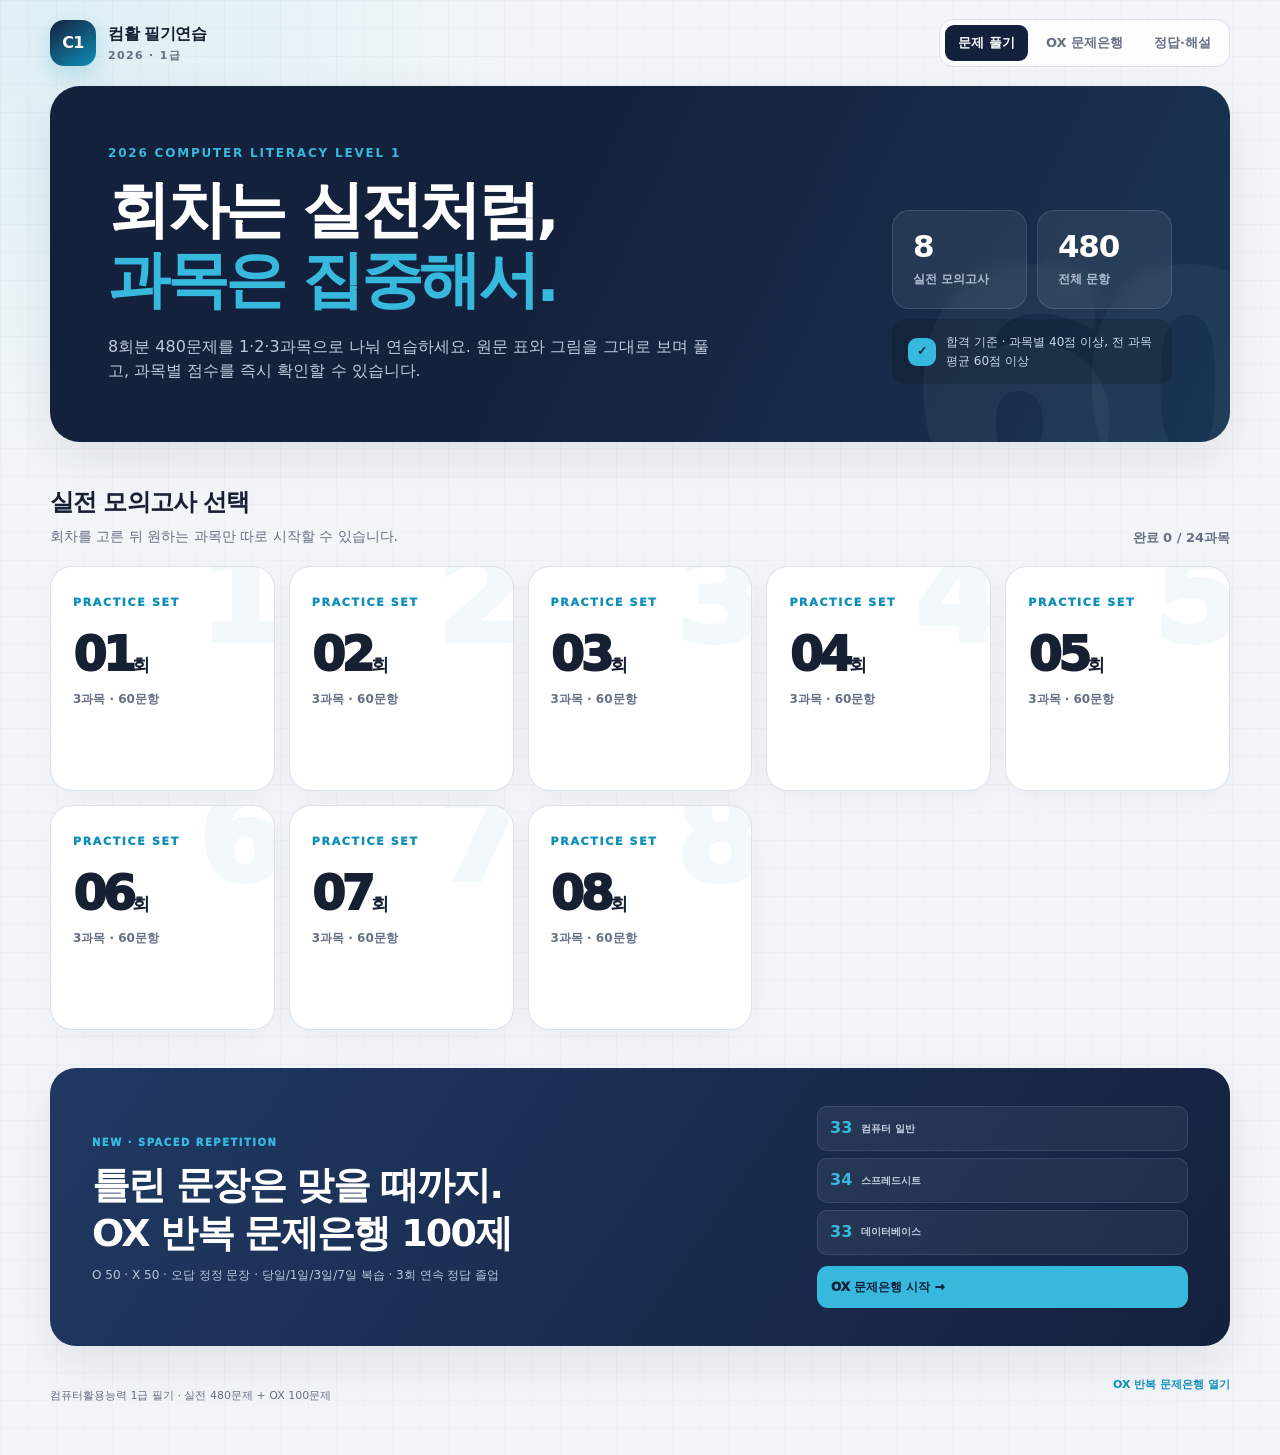
<file: index.html>
<!doctype html>
<html lang="ko">
<head>
  <meta charset="utf-8">
  <meta name="viewport" content="width=device-width, initial-scale=1">
  <meta name="theme-color" content="#14213d">
  <meta name="description" content="2026 컴퓨터활용능력 1급 필기 실전 모의고사 8회분과 OX 반복 문제은행">
  <meta property="og:type" content="website">
  <meta property="og:title" content="컴활 1급 필기 실전연습">
  <meta property="og:description" content="회차는 실전처럼, 과목은 집중해서. 2026 실전 모의고사 8회분">
  <meta property="og:image" content="assets/og.png">
  <meta name="twitter:card" content="summary_large_image">
  <title>컴활 1급 필기 실전연습</title>
  <link rel="stylesheet" href="styles.css">
  <script src="exam-data.js" defer></script>
  <script src="exam-data-2026-rounds.js" defer></script>
  <script src="app.js" defer></script>
</head>
<body>
  <a class="skip-link" href="#main">본문으로 바로가기</a>
  <div class="site-shell">
    <header class="site-header">
      <a class="brand" href="#" aria-label="컴활 1급 필기 실전연습 홈">
        <span class="brand-mark">C1</span>
        <span class="brand-copy">
          <strong>컴활 필기연습</strong>
          <small>2026 · 1급</small>
        </span>
      </a>
      <nav class="header-nav" aria-label="주요 메뉴">
        <a class="nav-link active" href="#">문제 풀기</a>
        <a class="nav-link" href="ox/">OX 문제은행</a>
        <a class="nav-link" href="seojang/">정답·해설</a>
      </nav>
    </header>

    <main id="main" tabindex="-1">
      <div id="app" aria-live="polite">
        <section class="loading-state" aria-label="문제 데이터 불러오는 중">
          <span class="loading-dot"></span>
          <p>실전 모의고사를 준비하고 있습니다.</p>
        </section>
      </div>
    </main>

    <footer class="site-footer">
      <p>컴퓨터활용능력 1급 필기 · 실전 480문제 + OX 100문제</p>
      <a href="ox/">OX 반복 문제은행 열기</a>
    </footer>
  </div>
  <noscript>이 사이트는 문제 풀이와 자동 채점을 위해 JavaScript가 필요합니다.</noscript>
</body>
</html>
</file>
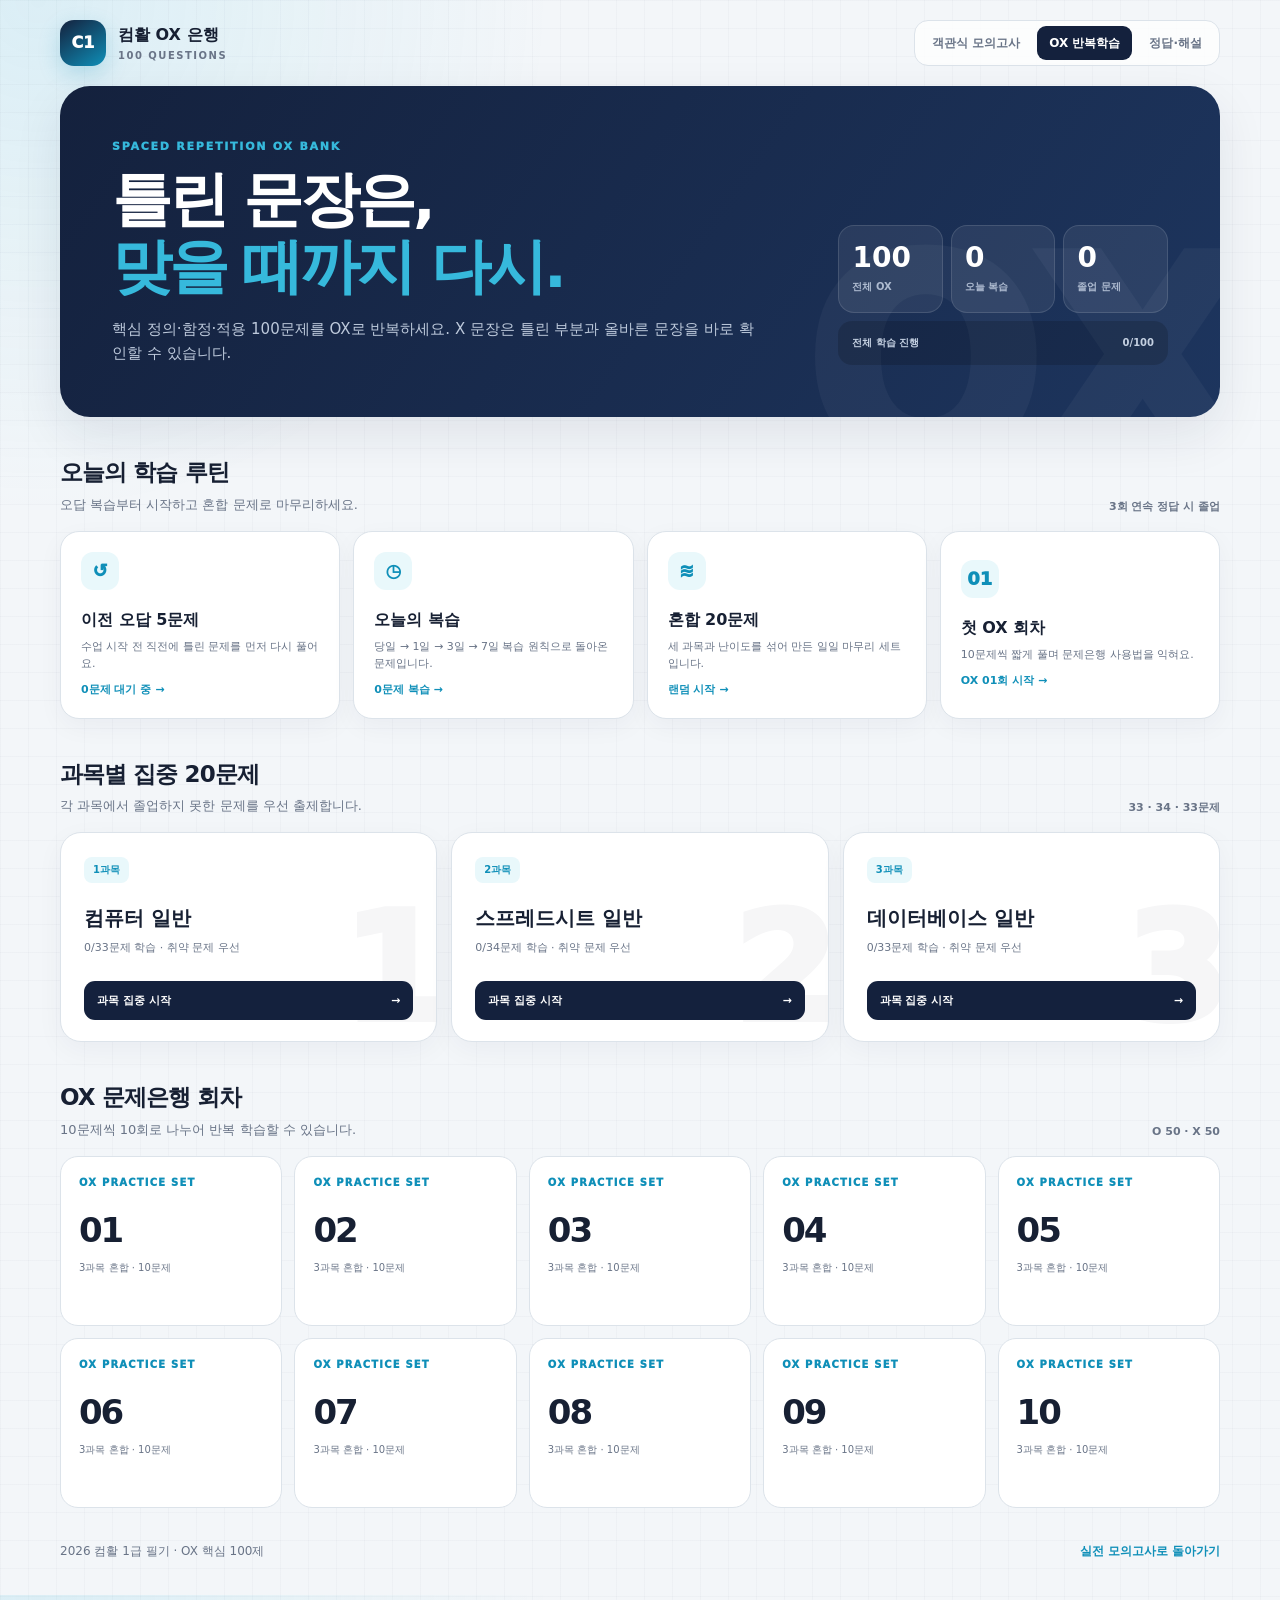
<file: ox/index.html>
<!doctype html>
<html lang="ko">
<head>
  <meta charset="utf-8">
  <meta name="viewport" content="width=device-width, initial-scale=1">
  <meta name="theme-color" content="#14213d">
  <meta name="description" content="2026 컴활 1급 필기 핵심을 OX로 반복하는 100문항 문제은행">
  <title>컴활 1급 OX 반복 문제은행</title>
  <link rel="stylesheet" href="styles.css">
  <script src="../ox-data.js" defer></script>
  <script src="app.js" defer></script>
</head>
<body>
  <a class="skip-link" href="#main">본문으로 바로가기</a>
  <div class="shell">
    <header class="site-header">
      <a class="brand" href="../">
        <span class="brand-mark">C1</span>
        <span><strong>컴활 OX 은행</strong><small>100 QUESTIONS</small></span>
      </a>
      <nav aria-label="주요 메뉴">
        <a href="../">객관식 모의고사</a>
        <a class="active" href="./">OX 반복학습</a>
        <a href="../seojang/">정답·해설</a>
      </nav>
    </header>
    <main id="main" tabindex="-1">
      <div id="app" aria-live="polite">
        <section class="loading"><span></span><p>OX 문제은행을 불러오고 있습니다.</p></section>
      </div>
    </main>
    <footer><span>2026 컴활 1급 필기 · OX 핵심 100제</span><a href="../">실전 모의고사로 돌아가기</a></footer>
  </div>
</body>
</html>
</file>
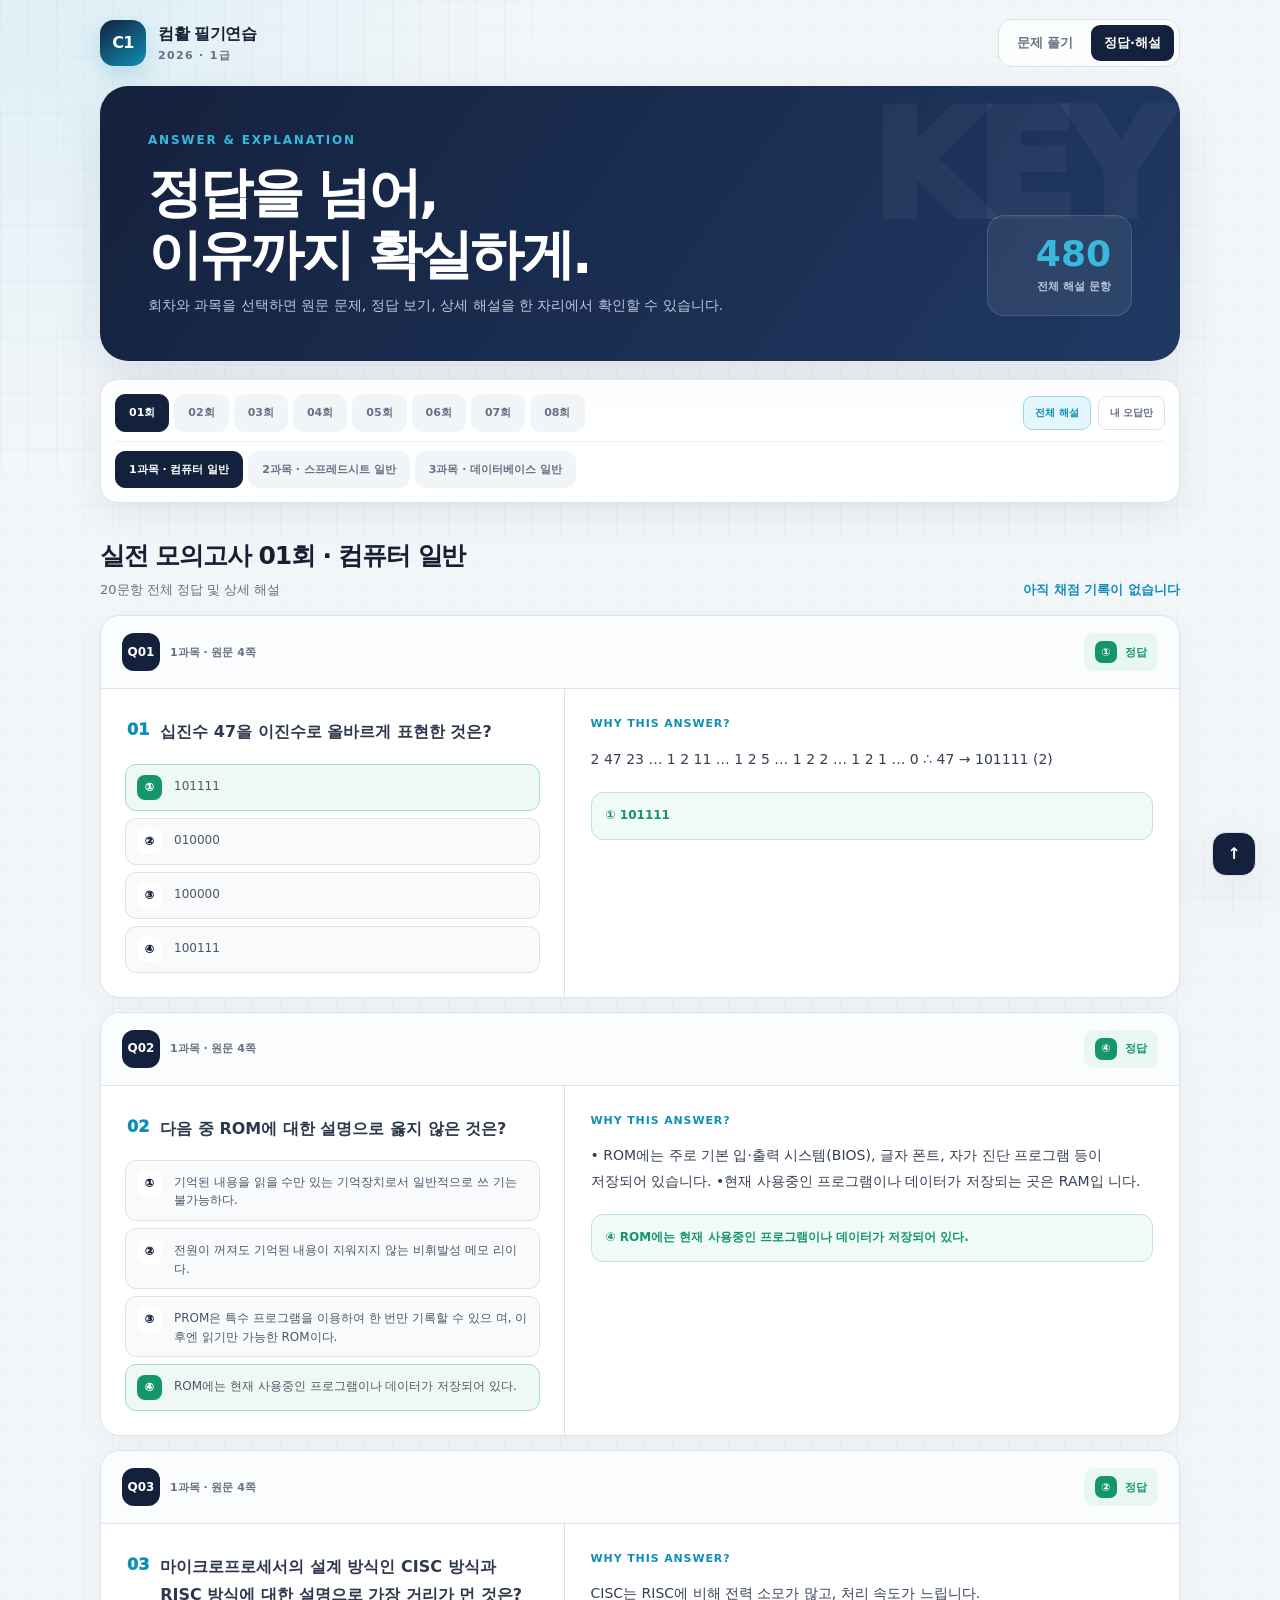
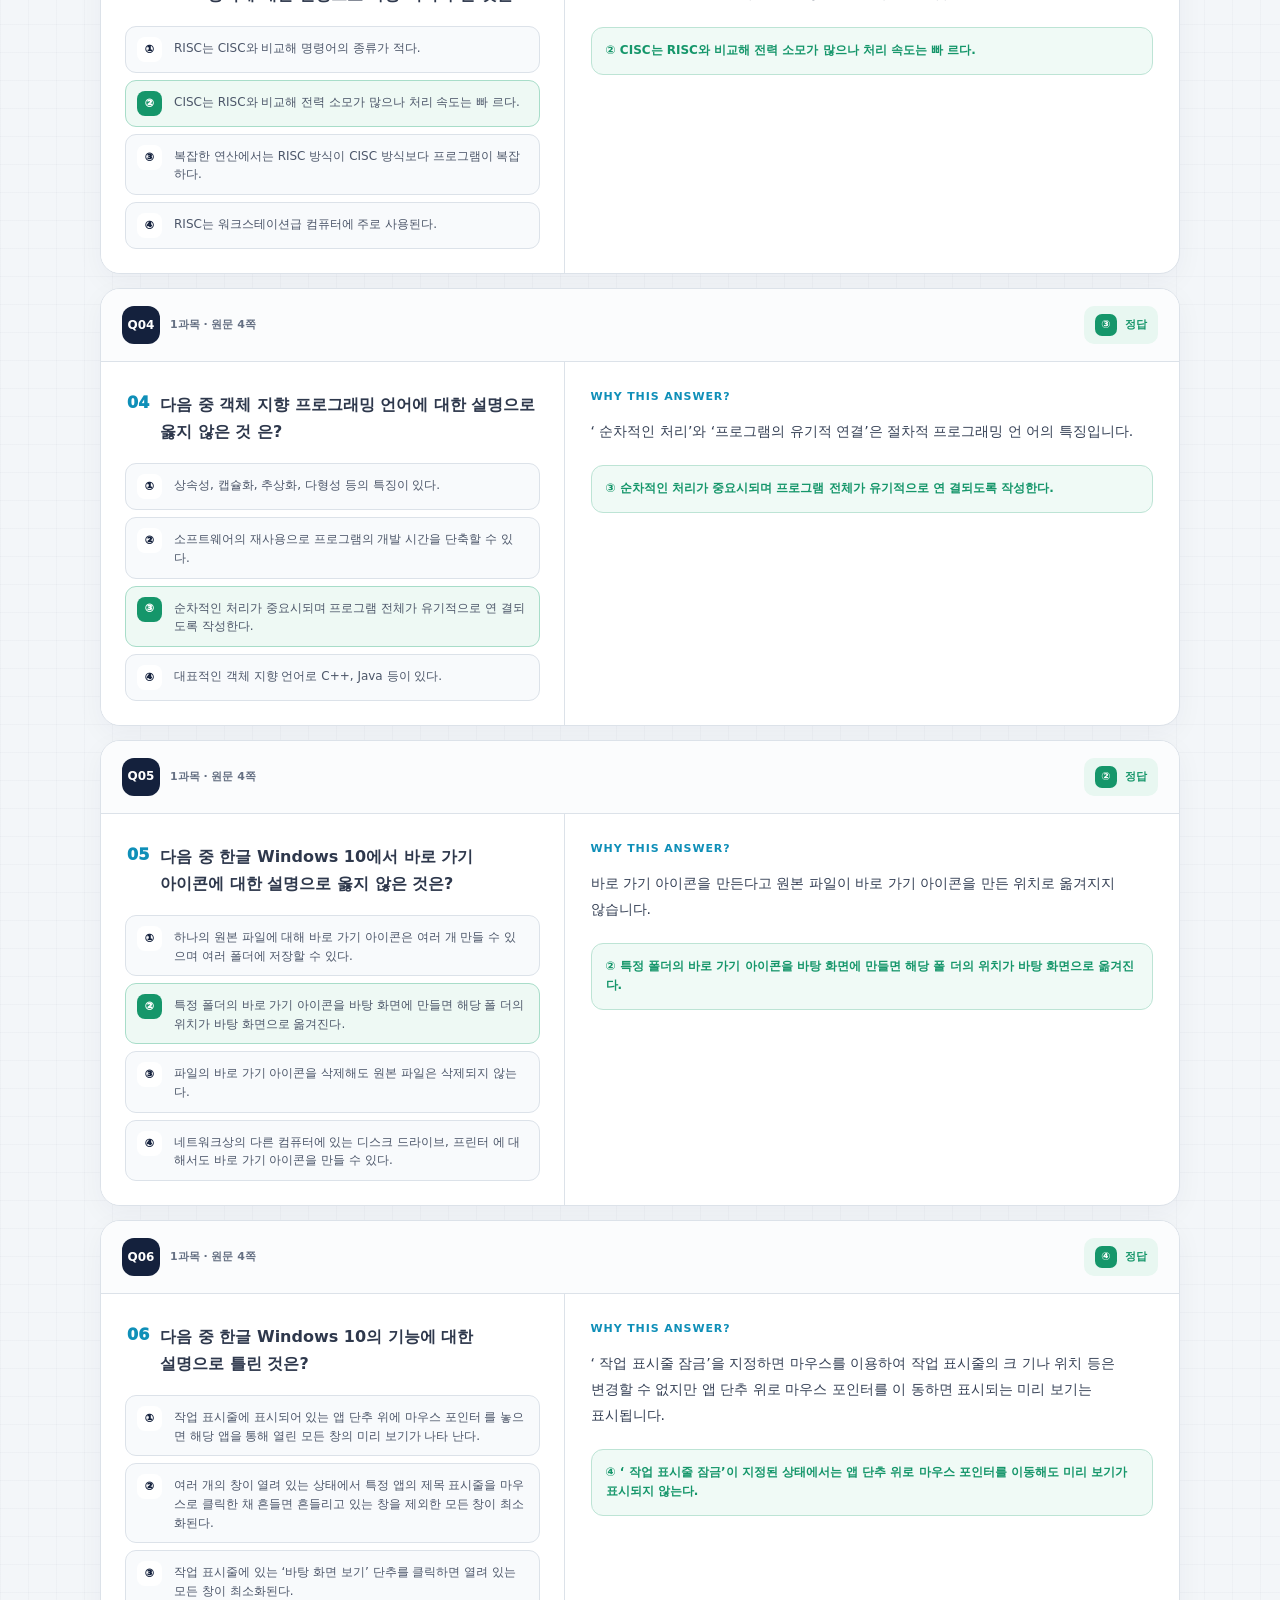
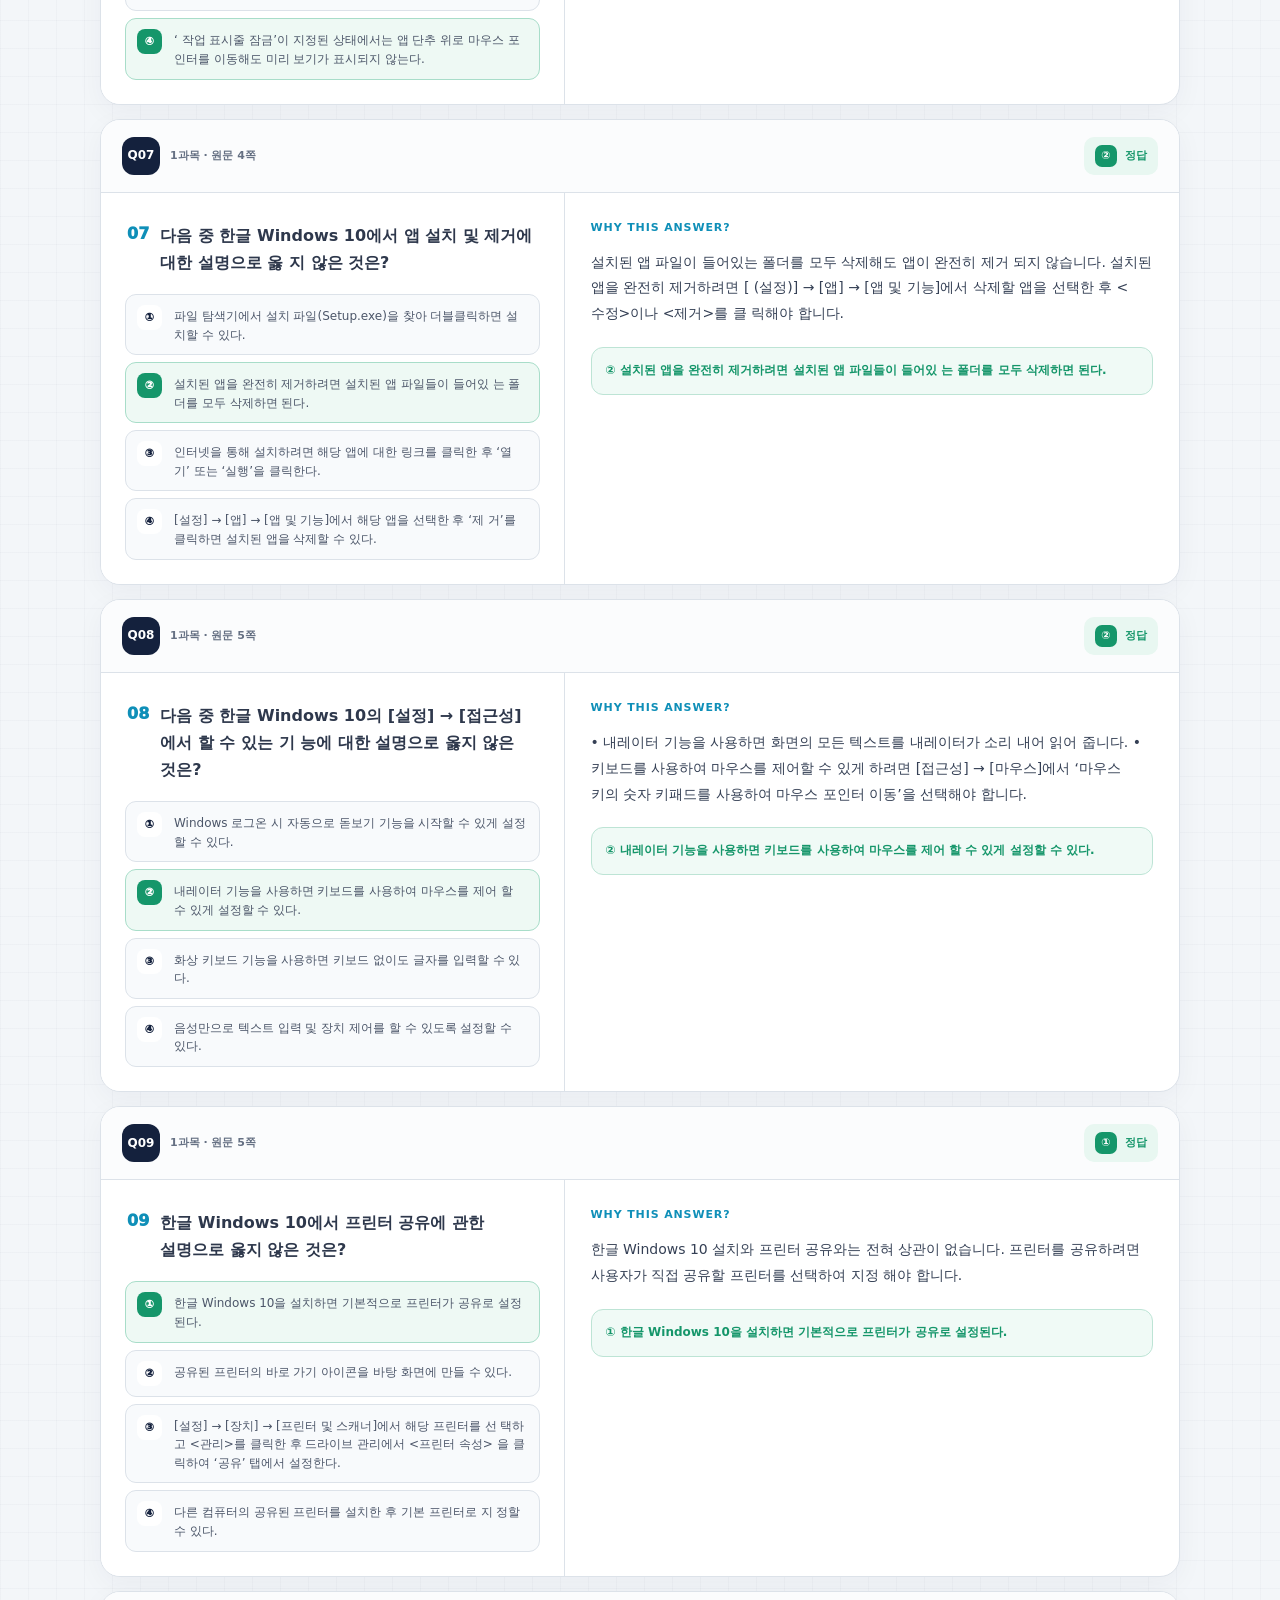
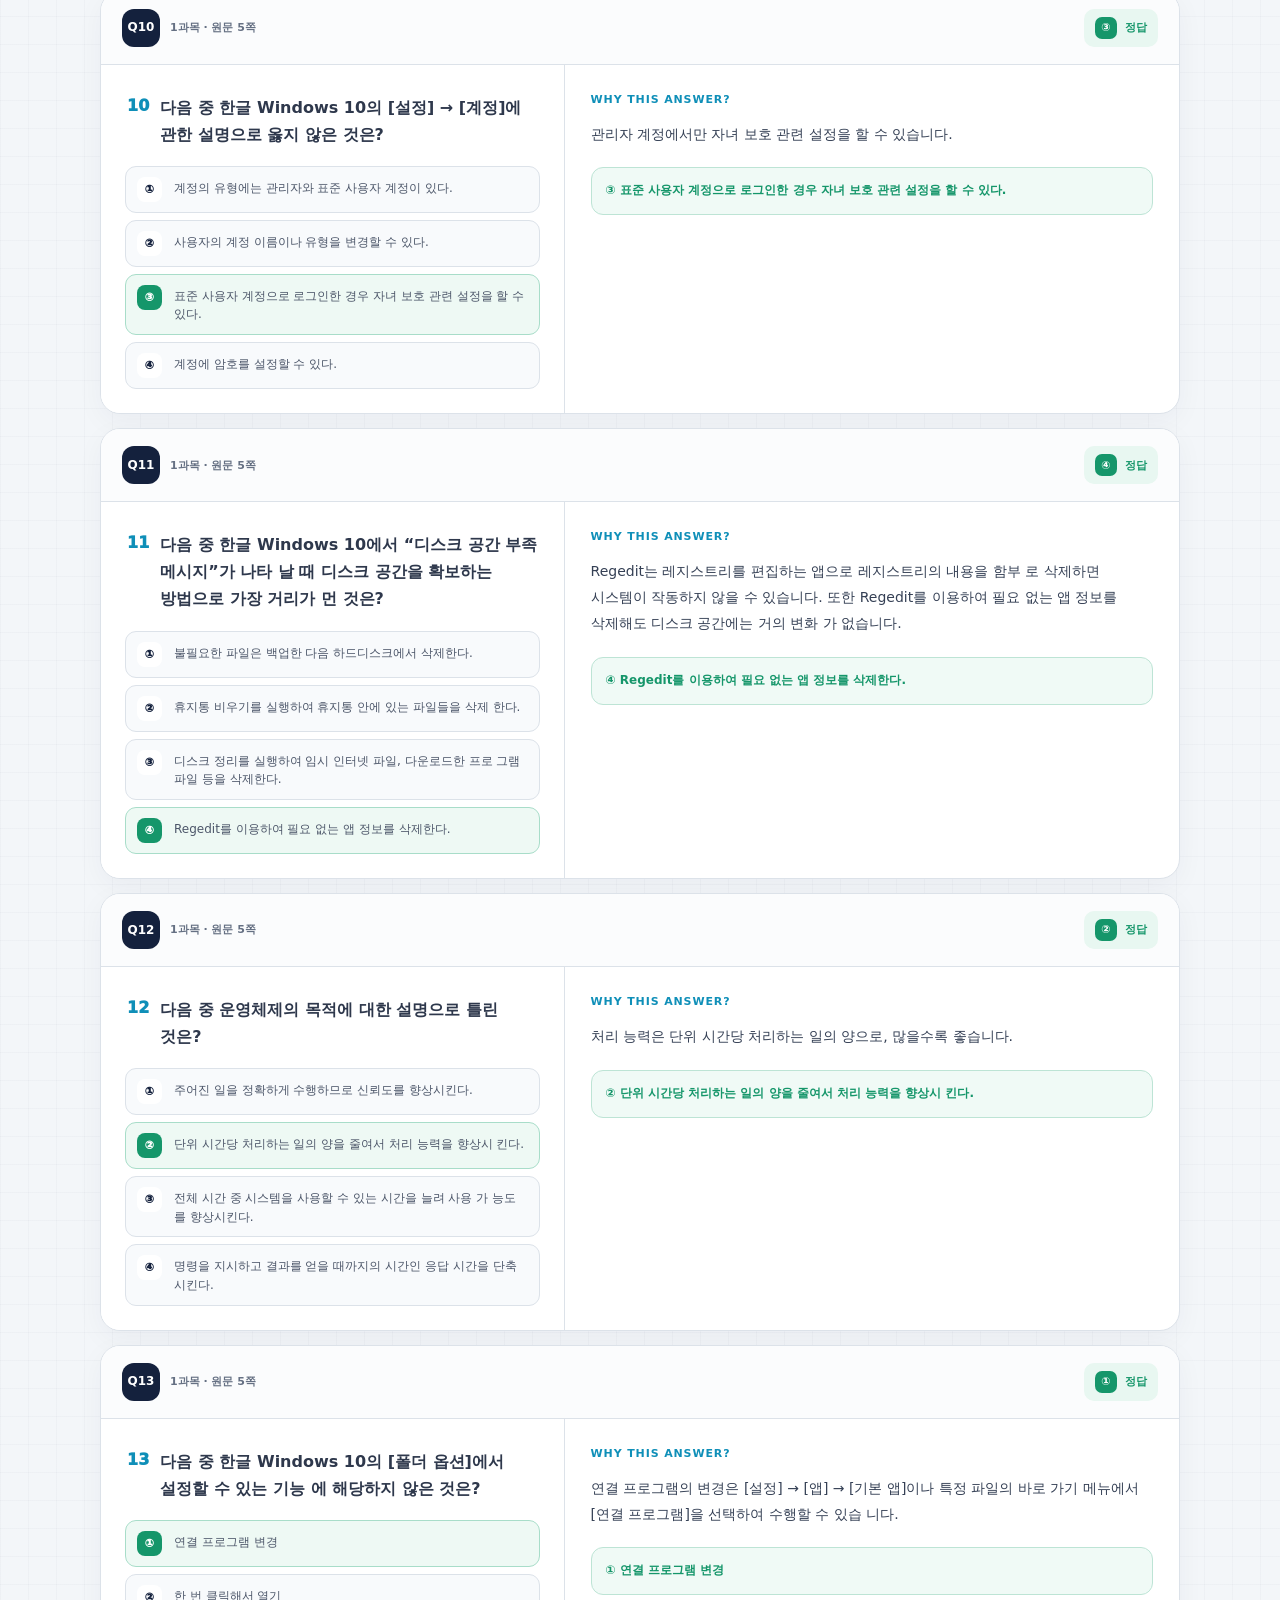
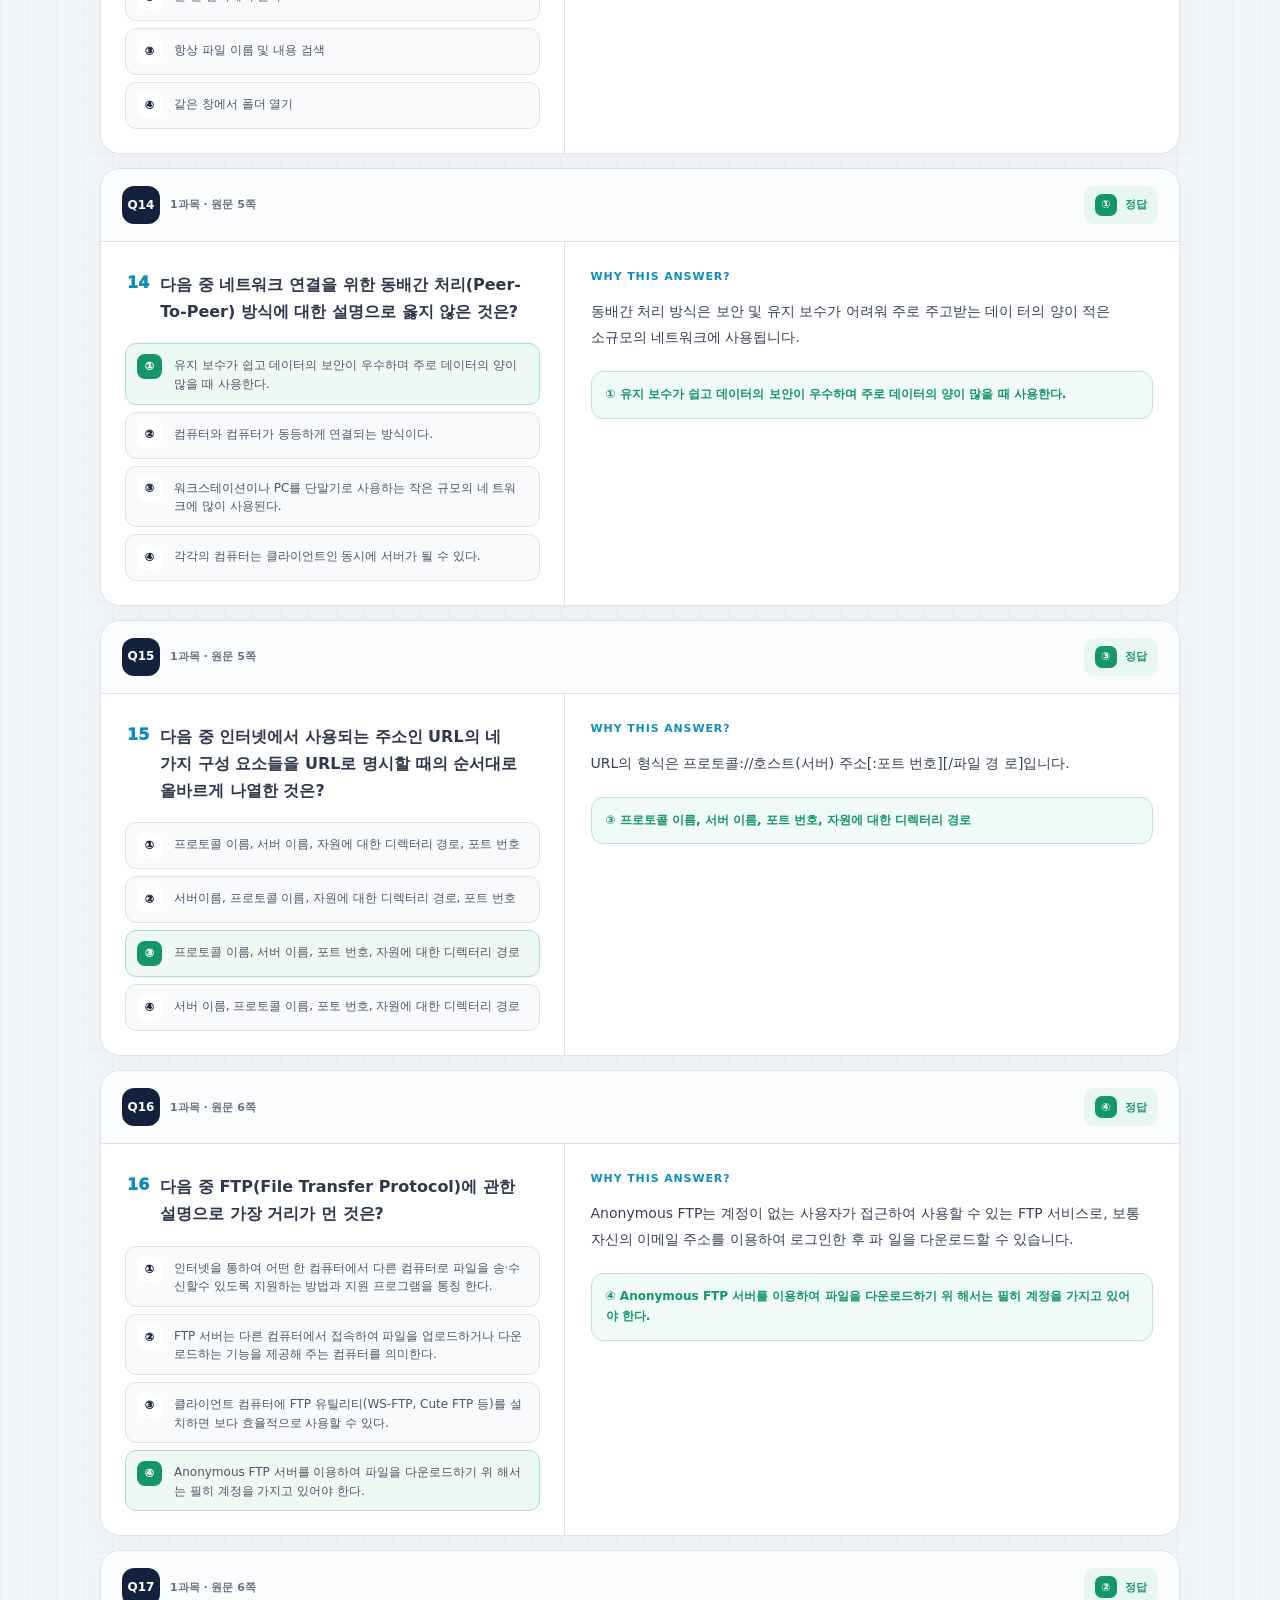
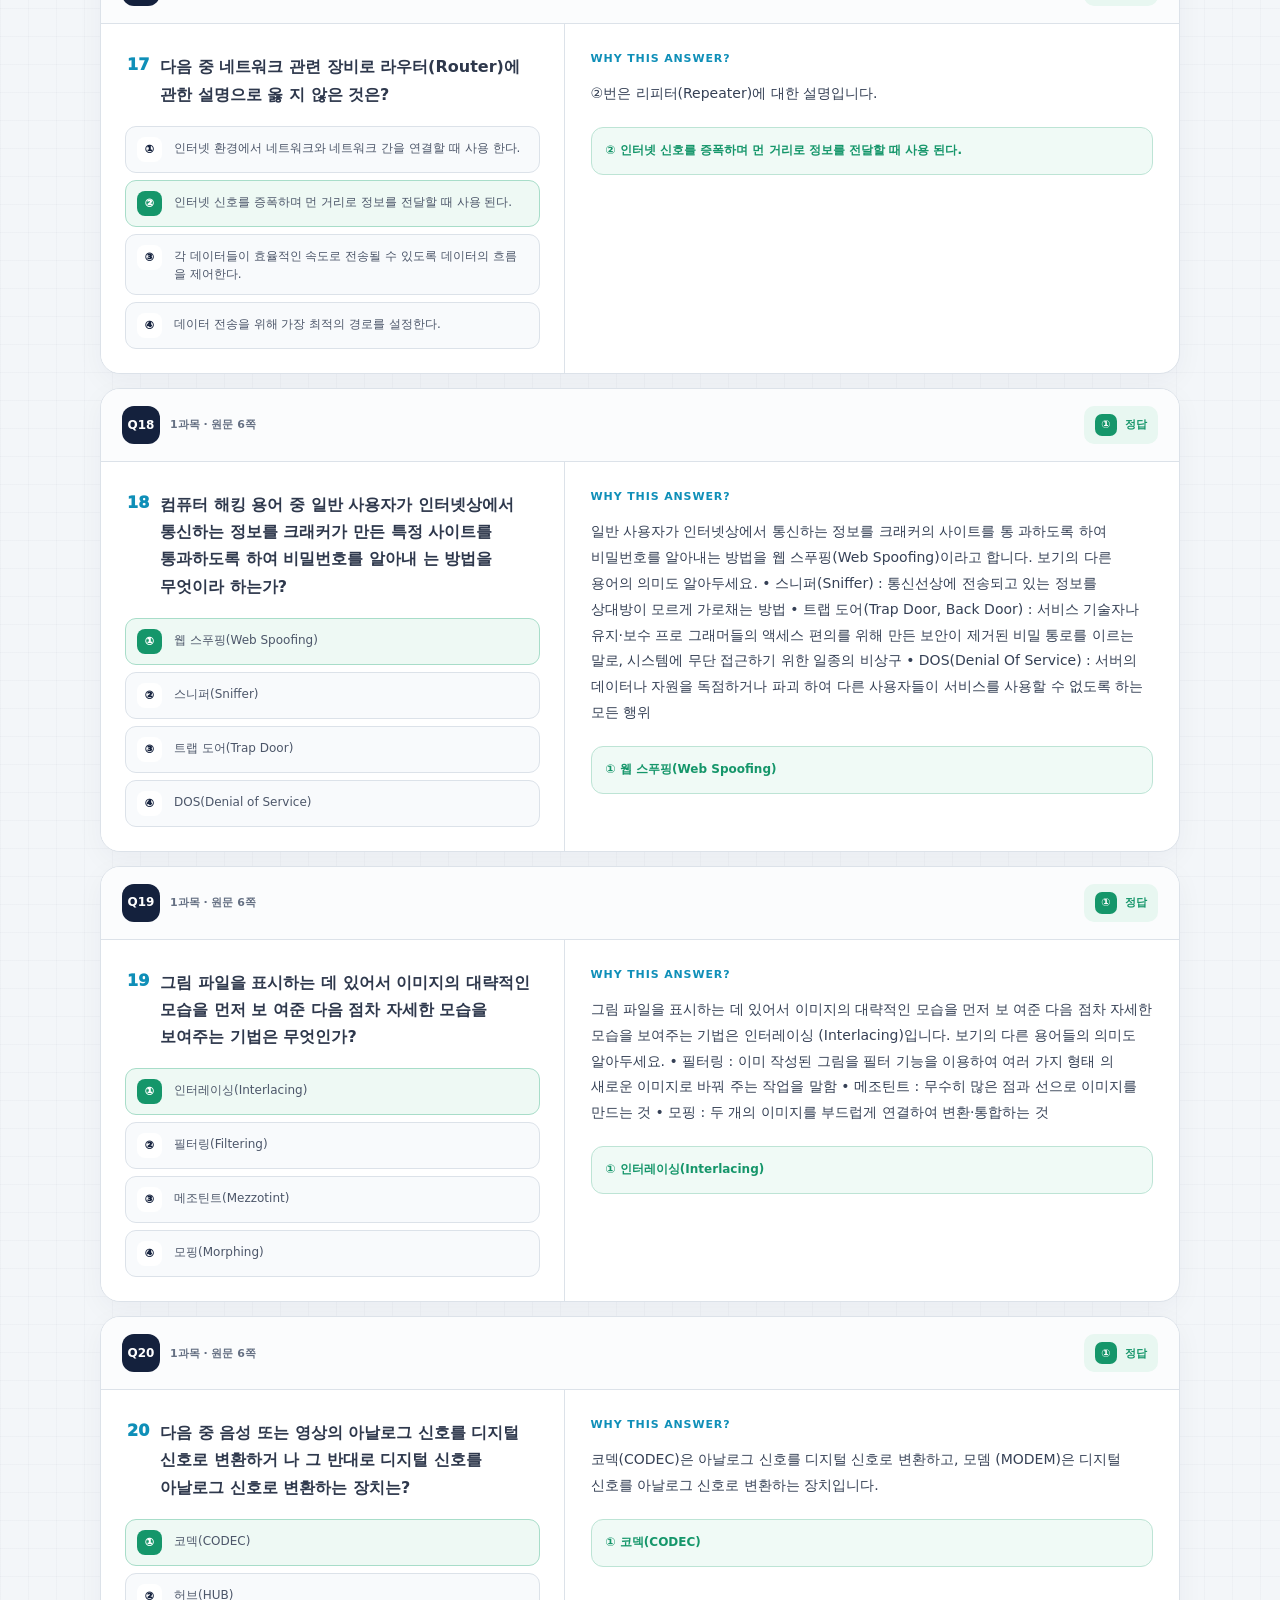
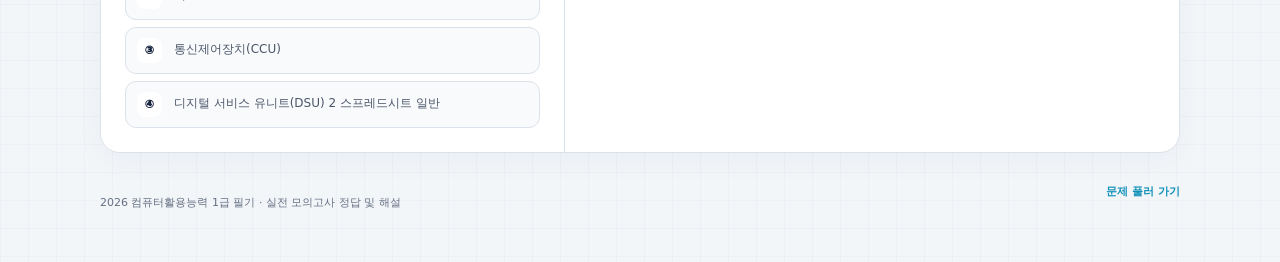
<file: seojang/index.html>
<!doctype html>
<html lang="ko">
<head>
  <meta charset="utf-8">
  <meta name="viewport" content="width=device-width, initial-scale=1">
  <meta name="theme-color" content="#14213d">
  <meta name="description" content="2026 컴퓨터활용능력 1급 필기 실전 모의고사 정답 및 상세 해설">
  <title>컴활 1급 필기 정답·해설</title>
  <link rel="stylesheet" href="../styles.css">
  <link rel="stylesheet" href="styles.css">
  <script src="../exam-data.js" defer></script>
  <script src="../exam-data-2026-rounds.js" defer></script>
  <script src="app.js" defer></script>
</head>
<body>
  <a class="skip-link" href="#main">본문으로 바로가기</a>
  <div class="site-shell solution-shell">
    <header class="site-header">
      <a class="brand" href="../" aria-label="컴활 1급 필기 실전연습 홈">
        <span class="brand-mark">C1</span>
        <span class="brand-copy"><strong>컴활 필기연습</strong><small>2026 · 1급</small></span>
      </a>
      <nav class="header-nav" aria-label="주요 메뉴">
        <a class="nav-link" href="../">문제 풀기</a>
        <a class="nav-link active" href="./">정답·해설</a>
      </nav>
    </header>

    <main id="main" tabindex="-1">
      <div id="solution-app" aria-live="polite">
        <section class="loading-state"><span class="loading-dot"></span><p>정답과 해설을 준비하고 있습니다.</p></section>
      </div>
    </main>

    <footer class="site-footer">
      <p>2026 컴퓨터활용능력 1급 필기 · 실전 모의고사 정답 및 해설</p>
      <a href="../">문제 풀러 가기</a>
    </footer>
  </div>
</body>
</html>
</file>
<file: styles.css>
:root {
  --navy: #14213d;
  --navy-2: #1c2d52;
  --blue: #0f8fb8;
  --blue-2: #36b9dc;
  --cyan-soft: #e2f6fb;
  --orange: #ff7a45;
  --green: #15966a;
  --red: #d74a55;
  --ink: #172033;
  --muted: #657083;
  --line: #dce2e9;
  --paper: #ffffff;
  --canvas: #f3f6f9;
  --shadow: 0 18px 50px rgba(20, 33, 61, .09);
  --radius: 22px;
}

* { box-sizing: border-box; }

html { scroll-behavior: smooth; }

body {
  margin: 0;
  min-width: 320px;
  min-height: 100vh;
  color: var(--ink);
  background:
    radial-gradient(circle at 5% 0%, rgba(54, 185, 220, .11), transparent 30rem),
    linear-gradient(rgba(20, 33, 61, .025) 1px, transparent 1px),
    linear-gradient(90deg, rgba(20, 33, 61, .025) 1px, transparent 1px),
    var(--canvas);
  background-size: auto, 28px 28px, 28px 28px, auto;
  font-family: Pretendard, "Noto Sans KR", "Apple SD Gothic Neo", system-ui, sans-serif;
  line-height: 1.55;
}

button, input, select { font: inherit; }
button, a { -webkit-tap-highlight-color: transparent; }
button { color: inherit; }
a { color: inherit; }

.skip-link {
  position: fixed;
  top: 10px;
  left: 10px;
  z-index: 1000;
  transform: translateY(-160%);
  padding: 10px 14px;
  border-radius: 10px;
  color: white;
  background: var(--navy);
}
.skip-link:focus { transform: translateY(0); }

.site-shell { width: min(1180px, calc(100% - 40px)); margin: 0 auto; }

.site-header {
  min-height: 86px;
  display: flex;
  align-items: center;
  justify-content: space-between;
  gap: 20px;
}

.brand { display: inline-flex; align-items: center; gap: 12px; text-decoration: none; }
.brand-mark {
  display: grid;
  width: 46px;
  height: 46px;
  place-items: center;
  border-radius: 14px;
  color: white;
  background: linear-gradient(145deg, var(--navy), var(--blue));
  box-shadow: 0 8px 22px rgba(15, 143, 184, .22);
  font-weight: 900;
  letter-spacing: -.04em;
}
.brand-copy { display: grid; }
.brand-copy strong { font-size: 16px; letter-spacing: -.03em; }
.brand-copy small { color: var(--muted); font-size: 11px; font-weight: 800; letter-spacing: .12em; }

.header-nav { display: flex; align-items: center; gap: 5px; padding: 5px; border: 1px solid var(--line); border-radius: 14px; background: rgba(255,255,255,.76); }
.nav-link { padding: 8px 13px; border-radius: 9px; color: var(--muted); font-size: 13px; font-weight: 800; text-decoration: none; }
.nav-link:hover, .nav-link.active { color: white; background: var(--navy); }

main { min-height: calc(100vh - 170px); }
.loading-state { min-height: 65vh; display: grid; place-content: center; justify-items: center; color: var(--muted); }
.loading-dot { width: 32px; height: 32px; border: 4px solid var(--line); border-top-color: var(--blue); border-radius: 50%; animation: spin .8s linear infinite; }
@keyframes spin { to { transform: rotate(360deg); } }

.hero {
  position: relative;
  overflow: hidden;
  display: grid;
  grid-template-columns: minmax(0, 1.45fr) minmax(260px, .55fr);
  gap: 46px;
  padding: 58px;
  border-radius: 30px;
  color: white;
  background: var(--navy);
  box-shadow: var(--shadow);
}
.hero::before {
  content: "60";
  position: absolute;
  right: -20px;
  bottom: -104px;
  color: rgba(255,255,255,.045);
  font-size: 300px;
  font-weight: 950;
  line-height: 1;
  letter-spacing: -.12em;
}
.hero::after {
  content: "";
  position: absolute;
  inset: 0;
  pointer-events: none;
  background: linear-gradient(115deg, transparent 42%, rgba(54,185,220,.13));
}
.hero-copy, .hero-stats { position: relative; z-index: 1; }
.eyebrow { margin: 0 0 12px; color: var(--blue-2); font-size: 12px; font-weight: 900; letter-spacing: .15em; text-transform: uppercase; }
.hero h1 { max-width: 720px; margin: 0; font-size: clamp(34px, 5vw, 62px); line-height: 1.13; letter-spacing: -.055em; }
.hero h1 span { color: var(--blue-2); }
.hero-description { max-width: 620px; margin: 20px 0 0; color: #bec9dc; font-size: 16px; }
.hero-stats { align-self: end; display: grid; grid-template-columns: 1fr 1fr; gap: 10px; }
.hero-stat { padding: 20px; border: 1px solid rgba(255,255,255,.12); border-radius: 17px; background: rgba(255,255,255,.07); backdrop-filter: blur(8px); }
.hero-stat strong { display: block; color: white; font-size: 31px; line-height: 1; letter-spacing: -.04em; }
.hero-stat span { display: block; margin-top: 8px; color: #aebcd1; font-size: 12px; font-weight: 700; }
.hero-rule { grid-column: 1 / -1; display: flex; gap: 10px; align-items: center; padding: 14px 16px; border-radius: 13px; color: #c7d6e8; background: rgba(0,0,0,.15); font-size: 12px; }
.rule-icon { display: grid; width: 28px; height: 28px; flex: 0 0 auto; place-items: center; border-radius: 9px; color: var(--navy); background: var(--blue-2); font-weight: 950; }

.section-block { margin-top: 42px; }
.section-heading { display: flex; justify-content: space-between; gap: 20px; align-items: end; margin-bottom: 18px; }
.section-heading h2 { margin: 0; font-size: 24px; letter-spacing: -.04em; }
.section-heading p { margin: 5px 0 0; color: var(--muted); font-size: 14px; }
.completion-summary { flex: 0 0 auto; color: var(--muted); font-size: 13px; font-weight: 800; }

.round-grid { display: grid; grid-template-columns: repeat(5, 1fr); gap: 14px; }
.round-card {
  position: relative;
  overflow: hidden;
  min-height: 225px;
  padding: 22px;
  border: 1px solid var(--line);
  border-radius: var(--radius);
  text-align: left;
  background: var(--paper);
  box-shadow: 0 8px 28px rgba(20,33,61,.045);
  cursor: pointer;
  transition: transform .2s ease, border-color .2s ease, box-shadow .2s ease;
}
.round-card:hover { transform: translateY(-5px); border-color: #a9dce9; box-shadow: var(--shadow); }
.round-card:focus-visible { outline: 3px solid rgba(15,143,184,.35); outline-offset: 3px; }
.round-index { color: var(--blue); font-size: 11px; font-weight: 950; letter-spacing: .15em; }
.round-number { display: block; margin-top: 18px; font-size: 48px; font-weight: 950; line-height: .95; letter-spacing: -.08em; }
.round-number small { font-size: 18px; letter-spacing: -.04em; }
.round-meta { display: block; margin-top: 12px; color: var(--muted); font-size: 12px; font-weight: 700; }
.round-progress { height: 6px; margin: 20px 0 10px; overflow: hidden; border-radius: 99px; background: #edf1f5; }
.round-progress span { display: block; height: 100%; border-radius: inherit; background: linear-gradient(90deg, var(--blue), var(--blue-2)); }
.round-state { display: flex; justify-content: space-between; align-items: center; color: var(--muted); font-size: 11px; font-weight: 800; }
.round-arrow { display: grid; width: 30px; height: 30px; place-items: center; border-radius: 10px; color: white; background: var(--navy); font-size: 16px; }
.round-watermark { position: absolute; right: -10px; top: -30px; color: rgba(15,143,184,.05); font-size: 125px; font-weight: 950; line-height: 1; }
.ox-bank-banner { display: grid; grid-template-columns: minmax(0,1.3fr) minmax(280px,.7fr); gap: 36px; align-items: center; margin-top: 38px; padding: 38px 42px; border-radius: 26px; color: white; background: linear-gradient(125deg, #203963, var(--navy)); box-shadow: var(--shadow); }
.ox-bank-kicker { color: var(--blue-2); font-size: 10px; font-weight: 950; letter-spacing: .15em; }
.ox-bank-copy h2 { margin: 8px 0 9px; font-size: clamp(25px, 3.5vw, 38px); line-height: 1.25; letter-spacing: -.045em; }
.ox-bank-copy p { margin: 0; color: #b9c7da; font-size: 12px; }
.ox-bank-stats { display: grid; gap: 7px; }
.ox-bank-stats > span { display: flex; align-items: center; gap: 9px; padding: 9px 12px; border: 1px solid rgba(255,255,255,.1); border-radius: 10px; color: #c3cee0; background: rgba(255,255,255,.06); font-size: 10px; font-weight: 800; }
.ox-bank-stats strong { color: var(--blue-2); font-size: 16px; }
.ox-bank-stats a { display: flex; justify-content: space-between; margin-top: 4px; padding: 12px 14px; border-radius: 11px; color: var(--navy); background: var(--blue-2); font-size: 12px; font-weight: 950; text-decoration: none; }

.back-button { display: inline-flex; align-items: center; gap: 8px; margin: 12px 0 22px; padding: 9px 12px; border: 0; border-radius: 10px; color: var(--muted); background: transparent; font-weight: 800; cursor: pointer; }
.back-button:hover { color: var(--navy); background: white; }

.round-hero { display: flex; justify-content: space-between; gap: 30px; align-items: end; padding: 35px 38px; border-radius: 25px; color: white; background: linear-gradient(125deg, var(--navy), #203963); box-shadow: var(--shadow); }
.round-hero h1 { margin: 3px 0 7px; font-size: clamp(30px, 4vw, 46px); letter-spacing: -.05em; }
.round-hero p { margin: 0; color: #bdc9da; }
.round-chip { flex: 0 0 auto; padding: 10px 14px; border: 1px solid rgba(255,255,255,.14); border-radius: 99px; color: #c9d5e6; background: rgba(255,255,255,.07); font-size: 12px; font-weight: 800; }

.subject-grid { display: grid; grid-template-columns: repeat(3, 1fr); gap: 18px; margin-top: 22px; }
.subject-card { position: relative; overflow: hidden; min-height: 280px; padding: 28px; border: 1px solid var(--line); border-radius: 23px; background: white; box-shadow: 0 10px 35px rgba(20,33,61,.05); }
.subject-card::after { content: attr(data-number); position: absolute; right: -7px; bottom: -38px; color: rgba(20,33,61,.045); font-size: 170px; font-weight: 950; line-height: 1; }
.subject-top { position: relative; z-index: 1; display: flex; justify-content: space-between; align-items: center; }
.subject-label { display: inline-flex; padding: 6px 10px; border-radius: 9px; color: var(--subject-color); background: var(--subject-soft); font-size: 11px; font-weight: 950; }
.subject-status { color: var(--muted); font-size: 11px; font-weight: 800; }
.subject-card h2 { position: relative; z-index: 1; margin: 38px 0 8px; font-size: 24px; letter-spacing: -.045em; }
.subject-card p { position: relative; z-index: 1; margin: 0; color: var(--muted); font-size: 13px; }
.subject-score { position: relative; z-index: 1; margin-top: 20px; color: var(--subject-color); font-size: 26px; font-weight: 950; }
.subject-action { position: absolute; z-index: 2; left: 28px; right: 28px; bottom: 27px; display: flex; justify-content: space-between; align-items: center; width: calc(100% - 56px); padding: 13px 16px; border: 0; border-radius: 13px; color: white; background: var(--navy); font-size: 13px; font-weight: 900; cursor: pointer; transition: transform .18s ease, background .18s ease; }
.subject-action:hover { transform: translateY(-2px); background: var(--subject-color); }

.exam-layout { display: grid; grid-template-columns: 230px minmax(0, 1fr); gap: 22px; align-items: start; }
.exam-sidebar { position: sticky; top: 18px; padding: 20px; border: 1px solid var(--line); border-radius: 20px; background: white; box-shadow: 0 8px 28px rgba(20,33,61,.05); }
.exam-kicker { color: var(--blue); font-size: 10px; font-weight: 950; letter-spacing: .12em; }
.exam-sidebar h1 { margin: 5px 0 3px; font-size: 18px; letter-spacing: -.04em; }
.exam-sidebar-sub { color: var(--muted); font-size: 11px; }
.timer { display: flex; align-items: center; justify-content: space-between; margin: 20px 0 14px; padding: 12px; border-radius: 12px; color: white; background: var(--navy); }
.timer span { color: #b6c3d8; font-size: 10px; font-weight: 800; }
.timer strong { font-variant-numeric: tabular-nums; letter-spacing: .04em; }
.timer.expired { background: var(--red); }
.question-map { display: grid; grid-template-columns: repeat(5, 1fr); gap: 6px; margin-top: 14px; }
.map-button { aspect-ratio: 1; border: 1px solid var(--line); border-radius: 9px; color: var(--muted); background: #f7f9fb; font-size: 11px; font-weight: 900; cursor: pointer; }
.map-button.answered { color: white; border-color: var(--blue); background: var(--blue); }
.map-button.current { outline: 3px solid rgba(15,143,184,.2); outline-offset: 2px; }
.map-button.correct { color: white; border-color: var(--green); background: var(--green); }
.map-button.wrong { color: white; border-color: var(--red); background: var(--red); }
.sidebar-progress { margin-top: 15px; }
.sidebar-progress-line { display: flex; justify-content: space-between; color: var(--muted); font-size: 10px; font-weight: 800; }
.mini-progress { height: 5px; margin-top: 7px; overflow: hidden; border-radius: 99px; background: #edf1f5; }
.mini-progress span { display: block; height: 100%; border-radius: inherit; background: var(--blue); }
.sidebar-link { display: block; margin-top: 16px; color: var(--blue); font-size: 11px; font-weight: 900; text-align: center; text-decoration: none; }

.exam-main { min-width: 0; }
.exam-toolbar { display: flex; justify-content: space-between; gap: 16px; align-items: center; margin-bottom: 12px; }
.breadcrumb { color: var(--muted); font-size: 12px; font-weight: 800; }
.breadcrumb strong { color: var(--navy); }
.toolbar-button { padding: 9px 12px; border: 1px solid var(--line); border-radius: 10px; color: var(--muted); background: white; font-size: 11px; font-weight: 900; cursor: pointer; }
.toolbar-button:hover { color: var(--navy); border-color: #b9c4d2; }

.question-card { overflow: hidden; border: 1px solid var(--line); border-radius: 23px; background: white; box-shadow: var(--shadow); }
.question-card-head { display: flex; justify-content: space-between; gap: 20px; align-items: center; padding: 22px 26px; border-bottom: 1px solid var(--line); }
.question-count { display: flex; align-items: baseline; gap: 7px; }
.question-count strong { color: var(--navy); font-size: 25px; letter-spacing: -.05em; }
.question-count span { color: var(--muted); font-size: 12px; font-weight: 800; }
.question-topic { padding: 6px 9px; border-radius: 8px; color: var(--blue); background: var(--cyan-soft); font-size: 10px; font-weight: 900; }
.question-source { margin: 0; padding: 25px 28px 12px; overflow-x: auto; text-align: center; background: #fff; }
.question-source-images { display: grid; gap: 10px; }
.source-image-item { display: grid; gap: 7px; }
.source-image-label { justify-self: start; padding: 5px 9px; border-radius: 7px; color: var(--navy); background: var(--cyan-soft); font-size: 12px; }
.question-source img { display: block; width: 100%; height: auto; margin: 0 auto; object-fit: contain; }
.question-source figcaption { margin-top: 10px; color: #8791a2; font-size: 10px; }
.question-text-source { padding: 42px 34px; background: linear-gradient(180deg, #fff, #fbfdff); }
.question-text-source.has-visual { padding-bottom: 24px; }
.question-text-source.has-visual + .question-source { padding-top: 8px; }
.question-text-source h2 { display: flex; gap: 15px; align-items: flex-start; max-width: 820px; margin: 0; color: #202a3d; font-size: clamp(18px, 2.3vw, 25px); line-height: 1.72; letter-spacing: -.025em; word-break: keep-all; }
.question-original-number { flex: 0 0 auto; color: var(--blue); font-size: .92em; font-weight: 950; letter-spacing: -.04em; }
.image-fallback { padding: 30px; font-size: 18px; font-weight: 800; text-align: left; white-space: pre-line; }
.choice-panel { padding: 18px 26px 26px; border-top: 1px solid #eef1f4; }
.choice-guide { margin: 0 0 10px; color: var(--muted); font-size: 11px; font-weight: 800; }
.choices { display: grid; gap: 8px; }
.choice-button { display: grid; grid-template-columns: 36px minmax(0, 1fr); gap: 12px; align-items: start; width: 100%; padding: 12px 14px; border: 1px solid var(--line); border-radius: 13px; text-align: left; background: #f8fafc; cursor: pointer; transition: border-color .16s ease, background .16s ease, transform .16s ease; }
.choice-button:hover:not(:disabled) { transform: translateX(3px); border-color: var(--blue); background: var(--cyan-soft); }
.choice-button.selected { border-color: var(--blue); background: var(--cyan-soft); box-shadow: inset 3px 0 var(--blue); }
.choice-button.correct { border-color: var(--green); background: #e8f7f1; box-shadow: inset 3px 0 var(--green); }
.choice-button.wrong { border-color: var(--red); background: #fff0f1; box-shadow: inset 3px 0 var(--red); }
.choice-button:disabled { cursor: default; opacity: 1; }
.choice-index { display: grid; width: 30px; height: 30px; place-items: center; border-radius: 9px; color: var(--navy); background: white; font-size: 12px; font-weight: 950; box-shadow: 0 2px 7px rgba(20,33,61,.08); }
.choice-text { padding-top: 4px; color: #374156; font-size: 13px; line-height: 1.55; word-break: keep-all; }
.choices.compact { grid-template-columns: repeat(4, 1fr); }
.choices.compact .choice-button { display: grid; min-height: 68px; grid-template-columns: 1fr; place-items: center; padding: 10px; text-align: center; }
.choices.compact .choice-button:hover:not(:disabled) { transform: translateY(-2px); }
.choices.compact .choice-index { width: 42px; height: 42px; font-size: 16px; }
.review-note { display: flex; justify-content: space-between; gap: 12px; align-items: center; margin-top: 14px; padding: 12px 14px; border-radius: 12px; color: var(--muted); background: #f4f6f8; font-size: 11px; font-weight: 800; }
.review-note a { color: var(--blue); text-decoration: none; }

.exam-actions { display: grid; grid-template-columns: 1fr minmax(190px, 1.5fr) 1fr; gap: 10px; margin-top: 13px; }
.action-button { min-height: 50px; padding: 12px 16px; border: 1px solid var(--line); border-radius: 13px; background: white; font-size: 13px; font-weight: 900; cursor: pointer; }
.action-button:hover:not(:disabled) { border-color: var(--blue); color: var(--blue); }
.action-button:disabled { cursor: default; opacity: .38; }
.action-primary { color: white; border-color: var(--navy); background: var(--navy); }
.action-primary:hover:not(:disabled) { color: white; border-color: var(--blue); background: var(--blue); }
.action-submit { color: white; border-color: var(--orange); background: var(--orange); }

dialog { width: min(430px, calc(100% - 32px)); padding: 0; border: 0; border-radius: 22px; color: var(--ink); background: white; box-shadow: 0 30px 90px rgba(20,33,61,.3); }
dialog::backdrop { background: rgba(11,19,35,.62); backdrop-filter: blur(3px); }
.dialog-body { padding: 30px; }
.dialog-icon { display: grid; width: 46px; height: 46px; place-items: center; border-radius: 14px; color: white; background: var(--orange); font-weight: 950; }
.dialog-body h2 { margin: 18px 0 7px; font-size: 22px; letter-spacing: -.04em; }
.dialog-body p { margin: 0; color: var(--muted); font-size: 13px; }
.dialog-actions { display: grid; grid-template-columns: 1fr 1fr; gap: 9px; margin-top: 24px; }

.result-hero { display: grid; grid-template-columns: 260px minmax(0, 1fr); gap: 38px; align-items: center; padding: 40px; border-radius: 26px; color: white; background: var(--navy); box-shadow: var(--shadow); }
.score-ring { --score: 0; display: grid; width: 210px; height: 210px; place-items: center; border-radius: 50%; background: conic-gradient(var(--blue-2) calc(var(--score) * 1%), rgba(255,255,255,.1) 0); }
.score-ring::before { content: ""; grid-area: 1 / 1; width: 164px; height: 164px; border-radius: 50%; background: var(--navy); }
.score-value { z-index: 1; grid-area: 1 / 1; text-align: center; }
.score-value strong { display: block; font-size: 58px; line-height: 1; letter-spacing: -.07em; }
.score-value span { color: #aebbd0; font-size: 11px; font-weight: 800; }
.result-copy .eyebrow { margin-bottom: 6px; }
.result-copy h1 { margin: 0; font-size: clamp(30px, 4vw, 48px); letter-spacing: -.055em; }
.result-copy > p { margin: 10px 0 0; color: #bcc8da; }
.result-badges { display: flex; gap: 8px; flex-wrap: wrap; margin-top: 20px; }
.result-badge { padding: 8px 12px; border: 1px solid rgba(255,255,255,.13); border-radius: 99px; color: #d0d9e7; background: rgba(255,255,255,.06); font-size: 11px; font-weight: 850; }
.result-badge.pass { color: #b8f3dc; background: rgba(21,150,106,.2); }
.result-badge.fail { color: #ffd0d3; background: rgba(215,74,85,.2); }
.result-actions { display: flex; gap: 9px; flex-wrap: wrap; margin-top: 24px; }
.result-actions button, .result-actions a { padding: 12px 16px; border: 1px solid rgba(255,255,255,.15); border-radius: 12px; color: white; background: rgba(255,255,255,.08); font-size: 12px; font-weight: 900; text-decoration: none; cursor: pointer; }
.result-actions .bright { border-color: var(--blue-2); background: var(--blue); }

.review-section { margin-top: 26px; }
.review-grid { display: grid; grid-template-columns: repeat(2, 1fr); gap: 10px; }
.review-item { display: grid; grid-template-columns: 44px minmax(0, 1fr) auto; gap: 12px; align-items: center; padding: 15px; border: 1px solid var(--line); border-radius: 15px; background: white; }
.review-number { display: grid; width: 40px; height: 40px; place-items: center; border-radius: 12px; color: white; background: var(--green); font-size: 12px; font-weight: 950; }
.review-item.wrong .review-number { background: var(--red); }
.review-item.unanswered .review-number { background: #9ba4b1; }
.review-title { overflow: hidden; color: #3b4558; font-size: 12px; font-weight: 800; text-overflow: ellipsis; white-space: nowrap; }
.review-answer { margin-top: 3px; color: var(--muted); font-size: 10px; }
.review-open { padding: 8px 10px; border: 1px solid var(--line); border-radius: 9px; color: var(--navy); background: #f7f9fb; font-size: 10px; font-weight: 900; cursor: pointer; }

.site-footer { display: flex; justify-content: space-between; gap: 20px; padding: 30px 0 40px; color: var(--muted); font-size: 11px; }
.site-footer a { color: var(--blue); font-weight: 900; text-decoration: none; }

@media (max-width: 1000px) {
  .round-grid { grid-template-columns: repeat(3, 1fr); }
  .hero { grid-template-columns: 1fr; }
  .hero-stats { max-width: 500px; }
  .ox-bank-banner { grid-template-columns: 1fr; }
}

@media (max-width: 820px) {
  .site-shell { width: min(100% - 24px, 720px); }
  .hero { padding: 38px 30px; }
  .subject-grid { grid-template-columns: 1fr; }
  .subject-card { min-height: 230px; }
  .exam-layout { grid-template-columns: 1fr; }
  .exam-sidebar { position: static; }
  .question-map { grid-template-columns: repeat(10, 1fr); }
  .result-hero { grid-template-columns: 1fr; }
  .score-ring { width: 180px; height: 180px; }
  .score-ring::before { width: 140px; height: 140px; }
  .review-grid { grid-template-columns: 1fr; }
}

@media (max-width: 620px) {
  .site-header { min-height: 74px; }
  .brand-copy { display: none; }
  .nav-link { padding: 8px 9px; font-size: 12px; }
  .hero { padding: 32px 23px; border-radius: 23px; }
  .hero-description { font-size: 14px; }
  .round-grid { grid-template-columns: 1fr 1fr; }
  .round-card { min-height: 190px; padding: 18px; }
  .round-hero { display: block; padding: 27px 23px; }
  .round-chip { display: inline-flex; margin-top: 18px; }
  .section-heading { display: block; }
  .completion-summary { display: block; margin-top: 8px; }
  .ox-bank-banner { padding: 28px 23px; }
  .question-map { grid-template-columns: repeat(5, 1fr); }
  .exam-toolbar { align-items: flex-start; }
  .question-card-head { padding: 17px 18px; }
  .question-source { padding: 15px 10px 8px; }
  .question-text-source { padding: 28px 20px; }
  .question-text-source h2 { gap: 10px; font-size: 18px; line-height: 1.65; }
  .choice-panel { padding: 14px; }
  .choice-button { grid-template-columns: 32px minmax(0, 1fr); padding: 11px; }
  .choice-text { font-size: 12px; }
  .exam-actions { grid-template-columns: 1fr 1fr; }
  .exam-actions .action-submit { grid-column: 1 / -1; grid-row: 1; }
  .result-hero { padding: 28px 22px; }
  .site-footer { display: block; }
}

@media (prefers-reduced-motion: reduce) {
  *, *::before, *::after { scroll-behavior: auto !important; animation-duration: .01ms !important; transition-duration: .01ms !important; }
}
</file>
<file: ox/styles.css>
:root {
  --navy:#14213d; --navy2:#203963; --blue:#0f8fb8; --cyan:#36b9dc;
  --soft:#e9f8fb; --paper:#fff; --canvas:#f3f6f9; --ink:#172033;
  --muted:#697487; --line:#dce3ea; --green:#15966a; --red:#d74a55;
  --orange:#ef7a3a; --shadow:0 18px 50px rgba(20,33,61,.09);
}
*{box-sizing:border-box} html{scroll-behavior:smooth} body{margin:0;min-width:320px;min-height:100vh;color:var(--ink);background:radial-gradient(circle at 3% 0,rgba(54,185,220,.13),transparent 32rem),linear-gradient(rgba(20,33,61,.025) 1px,transparent 1px),linear-gradient(90deg,rgba(20,33,61,.025) 1px,transparent 1px),var(--canvas);background-size:auto,28px 28px,28px 28px,auto;font-family:Pretendard,"Noto Sans KR","Apple SD Gothic Neo",system-ui,sans-serif;line-height:1.55} button{font:inherit;color:inherit} a{color:inherit}.skip-link{position:fixed;z-index:1000;top:8px;left:8px;transform:translateY(-150%);padding:9px 13px;border-radius:9px;color:white;background:var(--navy)}.skip-link:focus{transform:none}.shell{width:min(1160px,calc(100% - 40px));margin:auto}.site-header{min-height:86px;display:flex;align-items:center;justify-content:space-between;gap:20px}.brand{display:flex;align-items:center;gap:12px;text-decoration:none}.brand-mark{display:grid;width:46px;height:46px;place-items:center;border-radius:14px;color:white;background:linear-gradient(145deg,var(--navy),var(--blue));box-shadow:0 8px 22px rgba(15,143,184,.22);font-weight:950}.brand>span:last-child{display:grid}.brand strong{font-size:16px}.brand small{color:var(--muted);font-size:10px;font-weight:900;letter-spacing:.15em}.site-header nav{display:flex;gap:5px;padding:5px;border:1px solid var(--line);border-radius:14px;background:rgba(255,255,255,.78)}.site-header nav a{padding:8px 12px;border-radius:9px;color:var(--muted);font-size:12px;font-weight:850;text-decoration:none}.site-header nav a:hover,.site-header nav a.active{color:white;background:var(--navy)}main{min-height:calc(100vh - 170px)}.loading{min-height:65vh;display:grid;place-content:center;justify-items:center;color:var(--muted)}.loading span{width:32px;height:32px;border:4px solid var(--line);border-top-color:var(--blue);border-radius:50%;animation:spin .8s linear infinite}@keyframes spin{to{transform:rotate(360deg)}}footer{display:flex;justify-content:space-between;gap:20px;padding:34px 0;color:var(--muted);font-size:12px}footer a{color:var(--blue);font-weight:850;text-decoration:none}
.hero{position:relative;overflow:hidden;display:grid;grid-template-columns:minmax(0,1.35fr) minmax(300px,.65fr);gap:42px;padding:52px;border-radius:30px;color:white;background:linear-gradient(125deg,var(--navy),#1d355e);box-shadow:var(--shadow)}.hero::after{content:"OX";position:absolute;right:-25px;bottom:-90px;color:rgba(255,255,255,.04);font-size:280px;font-weight:950;line-height:1}.hero>div{position:relative;z-index:1}.eyebrow{margin:0 0 11px;color:var(--cyan);font-size:11px;font-weight:950;letter-spacing:.16em;text-transform:uppercase}.hero h1{margin:0;max-width:650px;font-size:clamp(34px,5vw,60px);line-height:1.12;letter-spacing:-.055em}.hero h1 span{color:var(--cyan)}.hero-copy>p:last-child{max-width:650px;margin:18px 0 0;color:#bdc9db;font-size:15px}.hero-stats{align-self:end;display:grid;grid-template-columns:repeat(3,1fr);gap:8px}.hero-stat{padding:18px 13px;border:1px solid rgba(255,255,255,.12);border-radius:16px;background:rgba(255,255,255,.07)}.hero-stat strong{display:block;font-size:28px;line-height:1}.hero-stat span{display:block;margin-top:7px;color:#aebbd0;font-size:10px;font-weight:800}.hero-progress{grid-column:1/-1;padding:14px;border-radius:14px;background:rgba(0,0,0,.16)}.hero-progress div{display:flex;justify-content:space-between;color:#c4d0e1;font-size:10px;font-weight:800}.progress-track{height:6px;margin-top:9px;overflow:hidden;border-radius:99px;background:rgba(255,255,255,.12)}.progress-track i{display:block;height:100%;border-radius:inherit;background:linear-gradient(90deg,var(--cyan),#7fe3f1)}
.section{margin-top:38px}.section-head{display:flex;justify-content:space-between;gap:20px;align-items:end;margin-bottom:16px}.section-head h2{margin:0;font-size:23px;letter-spacing:-.04em}.section-head p{margin:4px 0 0;color:var(--muted);font-size:13px}.section-head>span{color:var(--muted);font-size:11px;font-weight:850}.study-grid{display:grid;grid-template-columns:repeat(4,1fr);gap:13px}.study-card{min-height:160px;padding:20px;border:1px solid var(--line);border-radius:19px;text-align:left;background:white;box-shadow:0 8px 26px rgba(20,33,61,.045);cursor:pointer;transition:.18s}.study-card:hover{transform:translateY(-4px);border-color:#acdce8;box-shadow:var(--shadow)}.study-card .icon{display:grid;width:38px;height:38px;place-items:center;border-radius:12px;color:var(--blue);background:var(--soft);font-size:18px;font-weight:950}.study-card strong{display:block;margin-top:18px;font-size:16px}.study-card p{margin:5px 0 0;color:var(--muted);font-size:11px;line-height:1.55}.study-card b{display:block;margin-top:9px;color:var(--blue);font-size:11px}.subject-grid{display:grid;grid-template-columns:repeat(3,1fr);gap:14px}.subject-card{position:relative;overflow:hidden;min-height:210px;padding:23px;border:1px solid var(--line);border-radius:21px;background:white;box-shadow:0 8px 28px rgba(20,33,61,.045)}.subject-card::after{content:attr(data-no);position:absolute;right:-8px;bottom:-45px;color:rgba(20,33,61,.04);font-size:150px;font-weight:950}.subject-card>*{position:relative;z-index:1}.subject-card small{display:inline-flex;padding:5px 9px;border-radius:8px;color:var(--blue);background:var(--soft);font-size:10px;font-weight:900}.subject-card h3{margin:20px 0 5px;font-size:20px}.subject-card p{margin:0;color:var(--muted);font-size:11px}.subject-card button{position:absolute;z-index:2;left:23px;right:23px;bottom:21px;display:flex;justify-content:space-between;width:calc(100% - 46px);padding:11px 13px;border:0;border-radius:11px;color:white;background:var(--navy);font-size:11px;font-weight:900;cursor:pointer}.subject-card button:hover{background:var(--blue)}.round-grid{display:grid;grid-template-columns:repeat(5,1fr);gap:12px}.round-card{min-height:170px;padding:18px;border:1px solid var(--line);border-radius:18px;text-align:left;background:white;cursor:pointer;transition:.18s}.round-card:hover{transform:translateY(-4px);border-color:#a8dce9;box-shadow:var(--shadow)}.round-card .round-no{display:block;color:var(--blue);font-size:10px;font-weight:950;letter-spacing:.12em}.round-card strong{display:block;margin-top:13px;font-size:34px;letter-spacing:-.06em}.round-card p{margin:4px 0 15px;color:var(--muted);font-size:10px}.round-card .mini{height:5px;overflow:hidden;border-radius:99px;background:#edf1f5}.round-card .mini i{display:block;height:100%;background:linear-gradient(90deg,var(--blue),var(--cyan))}.round-card>span:last-child{display:flex;justify-content:space-between;margin-top:9px;color:var(--muted);font-size:9px;font-weight:850}
.back{display:inline-flex;margin:10px 0 18px;padding:8px 10px;border:0;border-radius:9px;color:var(--muted);background:transparent;font-weight:850;cursor:pointer}.back:hover{color:var(--navy);background:white}.quiz-layout{display:grid;grid-template-columns:220px minmax(0,1fr);gap:20px;align-items:start}.quiz-side{position:sticky;top:18px;padding:20px;border:1px solid var(--line);border-radius:20px;background:white;box-shadow:0 8px 28px rgba(20,33,61,.05)}.quiz-side small{color:var(--blue);font-weight:950;letter-spacing:.1em}.quiz-side h1{margin:6px 0 3px;font-size:18px}.quiz-side>p{margin:0;color:var(--muted);font-size:10px}.side-progress{margin-top:20px}.side-progress>div{display:flex;justify-content:space-between;color:var(--muted);font-size:10px;font-weight:850}.dot-map{display:grid;grid-template-columns:repeat(5,1fr);gap:6px;margin-top:16px}.dot{aspect-ratio:1;display:grid;place-items:center;border:1px solid var(--line);border-radius:8px;color:var(--muted);background:#f7f9fb;font-size:9px;font-weight:900}.dot.done{color:white;border-color:var(--blue);background:var(--blue)}.dot.current{outline:3px solid rgba(15,143,184,.18)}.quiz-card{overflow:hidden;border:1px solid var(--line);border-radius:24px;background:white;box-shadow:var(--shadow)}.quiz-head{display:flex;justify-content:space-between;gap:15px;align-items:center;padding:19px 23px;border-bottom:1px solid var(--line)}.quiz-count strong{font-size:24px}.quiz-count span{margin-left:6px;color:var(--muted);font-size:11px;font-weight:800}.meta-chips{display:flex;flex-wrap:wrap;justify-content:flex-end;gap:5px}.chip{padding:5px 8px;border-radius:8px;color:var(--muted);background:#f1f4f7;font-size:9px;font-weight:850}.chip.core{color:var(--blue);background:var(--soft)}.statement{padding:48px 35px 42px}.statement .question-id{display:block;margin-bottom:12px;color:var(--blue);font-size:10px;font-weight:950;letter-spacing:.1em}.statement h2{max-width:810px;margin:0;font-size:clamp(22px,3vw,31px);line-height:1.65;letter-spacing:-.035em;word-break:keep-all}.ox-actions{display:grid;grid-template-columns:1fr 1fr;gap:11px;padding:0 25px 25px}.ox-button{min-height:92px;border:2px solid var(--line);border-radius:17px;background:#f8fafc;cursor:pointer;transition:.17s}.ox-button strong{display:block;font-size:34px;line-height:1}.ox-button span{display:block;margin-top:6px;color:var(--muted);font-size:10px;font-weight:800}.ox-button:hover:not(:disabled){transform:translateY(-3px);border-color:var(--blue);background:var(--soft)}.ox-button.o strong{color:var(--green)}.ox-button.x strong{color:var(--red)}.ox-button.selected.correct{border-color:var(--green);background:#eaf8f2}.ox-button.selected.wrong{border-color:var(--red);background:#fff0f1}.ox-button.answer{box-shadow:inset 0 0 0 2px var(--green)}.feedback{margin:0 25px 25px;padding:20px;border-radius:16px;background:#f5f8fb}.feedback.good{border-left:5px solid var(--green)}.feedback.bad{border-left:5px solid var(--red)}.feedback-top{display:flex;justify-content:space-between;gap:12px}.feedback-top strong{font-size:15px}.feedback-top span{color:var(--muted);font-size:10px;font-weight:850}.correction{margin:13px 0 0;color:#334056;font-size:13px;line-height:1.75;word-break:keep-all}.correction b{color:var(--blue)}.next-row{display:flex;justify-content:space-between;gap:12px;align-items:center;margin-top:15px;padding-top:14px;border-top:1px solid var(--line)}.next-row small{color:var(--muted)}.next-button{padding:10px 15px;border:0;border-radius:10px;color:white;background:var(--navy);font-size:11px;font-weight:900;cursor:pointer}.next-button:hover{background:var(--blue)}
.result{max-width:760px;margin:30px auto;padding:45px;border:1px solid var(--line);border-radius:27px;text-align:center;background:white;box-shadow:var(--shadow)}.result-mark{display:grid;width:70px;height:70px;margin:auto;place-items:center;border-radius:22px;color:white;background:linear-gradient(145deg,var(--blue),var(--cyan));font-size:30px;font-weight:950}.result h1{margin:22px 0 7px;font-size:33px}.result>p{margin:0;color:var(--muted)}.result-stats{display:grid;grid-template-columns:repeat(3,1fr);gap:10px;margin:28px 0}.result-stat{padding:18px;border-radius:15px;background:#f5f8fb}.result-stat strong{display:block;font-size:25px}.result-stat span{color:var(--muted);font-size:10px}.result-actions{display:flex;justify-content:center;gap:9px;flex-wrap:wrap}.result-actions button{padding:11px 16px;border:1px solid var(--line);border-radius:11px;background:white;font-size:11px;font-weight:900;cursor:pointer}.result-actions button.primary{color:white;border-color:var(--navy);background:var(--navy)}.result-actions button:hover{border-color:var(--blue)}.empty{padding:50px 24px;border:1px dashed #b9c5d2;border-radius:22px;text-align:center;background:white}.empty strong{display:block;font-size:20px}.empty p{color:var(--muted)}.empty button{padding:10px 14px;border:0;border-radius:10px;color:white;background:var(--navy);font-weight:900;cursor:pointer}
@media(max-width:900px){.hero{grid-template-columns:1fr;padding:40px}.round-grid{grid-template-columns:repeat(3,1fr)}.study-grid{grid-template-columns:repeat(2,1fr)}.quiz-layout{grid-template-columns:1fr}.quiz-side{position:static}.dot-map{grid-template-columns:repeat(10,1fr)}}
@media(max-width:650px){.shell{width:min(100% - 24px,1160px)}.site-header{align-items:flex-start;padding:14px 0}.site-header nav{overflow-x:auto;max-width:65%}.site-header nav a{white-space:nowrap}.brand>span:last-child{display:none}.hero{padding:30px 24px}.hero-stats{grid-template-columns:repeat(3,1fr)}.study-grid,.subject-grid{grid-template-columns:1fr}.round-grid{grid-template-columns:repeat(2,1fr)}.section-head{display:block}.section-head>span{display:block;margin-top:7px}.statement{padding:34px 22px}.statement h2{font-size:21px}.quiz-head{align-items:flex-start}.meta-chips{max-width:60%}.ox-actions{padding:0 16px 16px}.feedback{margin:0 16px 16px}.result{padding:32px 18px}.result-stats{grid-template-columns:1fr}.dot-map{grid-template-columns:repeat(5,1fr)}footer{display:block}footer a{display:block;margin-top:7px}}
</file>
<file: seojang/styles.css>
.solution-shell { width: min(1080px, calc(100% - 40px)); }

.solution-hero {
  position: relative;
  overflow: hidden;
  display: grid;
  grid-template-columns: minmax(0, 1fr) auto;
  gap: 30px;
  align-items: end;
  padding: 45px 48px;
  border-radius: 28px;
  color: white;
  background: linear-gradient(125deg, var(--navy), #203963);
  box-shadow: var(--shadow);
}
.solution-hero::after {
  content: "KEY";
  position: absolute;
  right: 20px;
  top: -35px;
  color: rgba(255,255,255,.045);
  font-size: 150px;
  font-weight: 950;
  letter-spacing: -.08em;
}
.solution-hero > * { position: relative; z-index: 1; }
.solution-hero h1 { margin: 3px 0 9px; font-size: clamp(33px, 5vw, 54px); line-height: 1.15; letter-spacing: -.055em; }
.solution-hero p:not(.eyebrow) { max-width: 620px; margin: 0; color: #bdc9da; font-size: 14px; }
.solution-count { min-width: 145px; padding: 20px; border: 1px solid rgba(255,255,255,.13); border-radius: 17px; text-align: right; background: rgba(255,255,255,.07); }
.solution-count strong { display: block; color: var(--blue-2); font-size: 36px; line-height: 1; }
.solution-count span { display: block; margin-top: 6px; color: #bdc9da; font-size: 11px; font-weight: 800; }

.solution-toolbar {
  position: sticky;
  top: 10px;
  z-index: 20;
  margin-top: 18px;
  padding: 14px;
  border: 1px solid var(--line);
  border-radius: 18px;
  background: rgba(255,255,255,.92);
  box-shadow: 0 12px 35px rgba(20,33,61,.08);
  backdrop-filter: blur(14px);
}
.toolbar-row { display: flex; justify-content: space-between; gap: 14px; align-items: center; }
.segmented { display: flex; gap: 5px; flex-wrap: wrap; }
.segment-button { padding: 9px 13px; border: 1px solid transparent; border-radius: 10px; color: var(--muted); background: #f2f5f8; font-size: 11px; font-weight: 900; cursor: pointer; }
.segment-button:hover { color: var(--navy); border-color: #cbd5df; }
.segment-button.active { color: white; border-color: var(--navy); background: var(--navy); }
.subject-row { margin-top: 9px; padding-top: 9px; border-top: 1px solid #edf0f3; }
.filter-controls { display: flex; gap: 7px; align-items: center; }
.filter-button { padding: 8px 11px; border: 1px solid var(--line); border-radius: 9px; color: var(--muted); background: white; font-size: 10px; font-weight: 900; cursor: pointer; }
.filter-button.active { color: var(--blue); border-color: #9ed6e5; background: var(--cyan-soft); }

.solution-summary { display: flex; justify-content: space-between; gap: 20px; align-items: end; margin: 34px 0 15px; }
.solution-summary h2 { margin: 0; font-size: 25px; letter-spacing: -.045em; }
.solution-summary p { margin: 5px 0 0; color: var(--muted); font-size: 13px; }
.summary-score { color: var(--blue); font-size: 13px; font-weight: 900; }

.answer-list { display: grid; gap: 14px; }
.answer-card { scroll-margin-top: 155px; overflow: hidden; border: 1px solid var(--line); border-radius: 20px; background: white; box-shadow: 0 8px 28px rgba(20,33,61,.045); }
.answer-card:target, .answer-card.highlight { border-color: var(--blue); box-shadow: 0 0 0 4px rgba(15,143,184,.12), var(--shadow); }
.answer-head { display: flex; justify-content: space-between; gap: 18px; align-items: center; padding: 17px 21px; border-bottom: 1px solid var(--line); background: #fbfcfd; }
.answer-number { display: flex; align-items: center; gap: 10px; }
.answer-number strong { display: grid; width: 38px; height: 38px; place-items: center; border-radius: 12px; color: white; background: var(--navy); font-size: 12px; }
.answer-number span { color: var(--muted); font-size: 11px; font-weight: 800; }
.correct-pill { display: inline-flex; align-items: center; gap: 8px; padding: 8px 11px; border-radius: 10px; color: var(--green); background: #e8f7f1; font-size: 11px; font-weight: 950; }
.correct-pill b { display: grid; width: 22px; height: 22px; place-items: center; border-radius: 7px; color: white; background: var(--green); }
.answer-content { display: grid; grid-template-columns: minmax(0, .86fr) minmax(290px, 1.14fr); }
.answer-question { padding: 24px; border-right: 1px solid var(--line); background: #fff; }
.answer-question img { display: block; width: 100%; height: auto; margin: 0 auto; object-fit: contain; }
.answer-source-images { display: grid; gap: 8px; }
.source-caption { margin-top: 9px; color: #8791a2; font-size: 10px; text-align: center; }
.source-caption + .answer-options { margin-top: 14px; }
.answer-stem { display: flex; gap: 11px; align-items: flex-start; padding: 5px 2px 18px; }
.answer-stem > span { flex: 0 0 auto; color: var(--blue); font-size: 16px; font-weight: 950; }
.answer-stem > p { margin: 0; color: #2e384c; font-size: 16px; font-weight: 850; line-height: 1.7; word-break: keep-all; }
.answer-options { display: grid; gap: 7px; margin: 0; padding: 0; list-style: none; }
.answer-options li { display: grid; grid-template-columns: 28px minmax(0, 1fr); gap: 9px; padding: 10px 11px; border: 1px solid var(--line); border-radius: 11px; background: #f8fafc; }
.answer-options li > span { display: grid; width: 25px; height: 25px; place-items: center; border-radius: 8px; color: var(--navy); background: white; font-size: 11px; font-weight: 950; }
.answer-options li > p { margin: 2px 0 0; color: #4c5669; font-size: 12px; line-height: 1.55; }
.answer-options li.correct { border-color: #a8ddc9; background: #eef9f4; }
.answer-options li.correct > span { color: white; background: var(--green); }
.answer-explanation { padding: 26px; }
.answer-explanation h3 { margin: 0 0 14px; color: var(--blue); font-size: 11px; letter-spacing: .08em; text-transform: uppercase; }
.answer-explanation p { margin: 0; color: #354055; font-size: 14px; line-height: 1.85; word-break: keep-all; }
.correct-option { margin-top: 20px; padding: 13px 14px; border: 1px solid #bde4d5; border-radius: 12px; color: #25634f; background: #f0faf6; font-size: 12px; line-height: 1.65; }
.correct-option strong { color: var(--green); }

.empty-solutions { padding: 50px 25px; border: 1px dashed #bfc8d4; border-radius: 20px; color: var(--muted); background: white; text-align: center; }
.empty-solutions strong { display: block; margin-bottom: 6px; color: var(--navy); font-size: 18px; }

.back-to-top { position: fixed; right: 24px; bottom: 24px; display: grid; width: 44px; height: 44px; place-items: center; border: 1px solid var(--line); border-radius: 14px; color: white; background: var(--navy); box-shadow: var(--shadow); text-decoration: none; font-weight: 900; }

@media (max-width: 780px) {
  .solution-shell { width: min(100% - 24px, 700px); }
  .solution-hero { grid-template-columns: 1fr; padding: 34px 28px; }
  .solution-count { display: none; }
  .solution-toolbar { position: static; }
  .toolbar-row { display: block; }
  .filter-controls { margin-top: 10px; }
  .answer-content { grid-template-columns: 1fr; }
  .answer-question { border-right: 0; border-bottom: 1px solid var(--line); }
  .solution-summary { display: block; }
  .summary-score { display: block; margin-top: 8px; }
}

@media (max-width: 520px) {
  .solution-hero { padding: 29px 22px; }
  .solution-toolbar { padding: 10px; }
  .segment-button { padding: 8px 10px; }
  .answer-head { align-items: flex-start; padding: 14px; }
  .answer-question, .answer-explanation { padding: 17px; }
  .answer-explanation p { font-size: 13px; }
  .back-to-top { right: 14px; bottom: 14px; }
}
</file>
